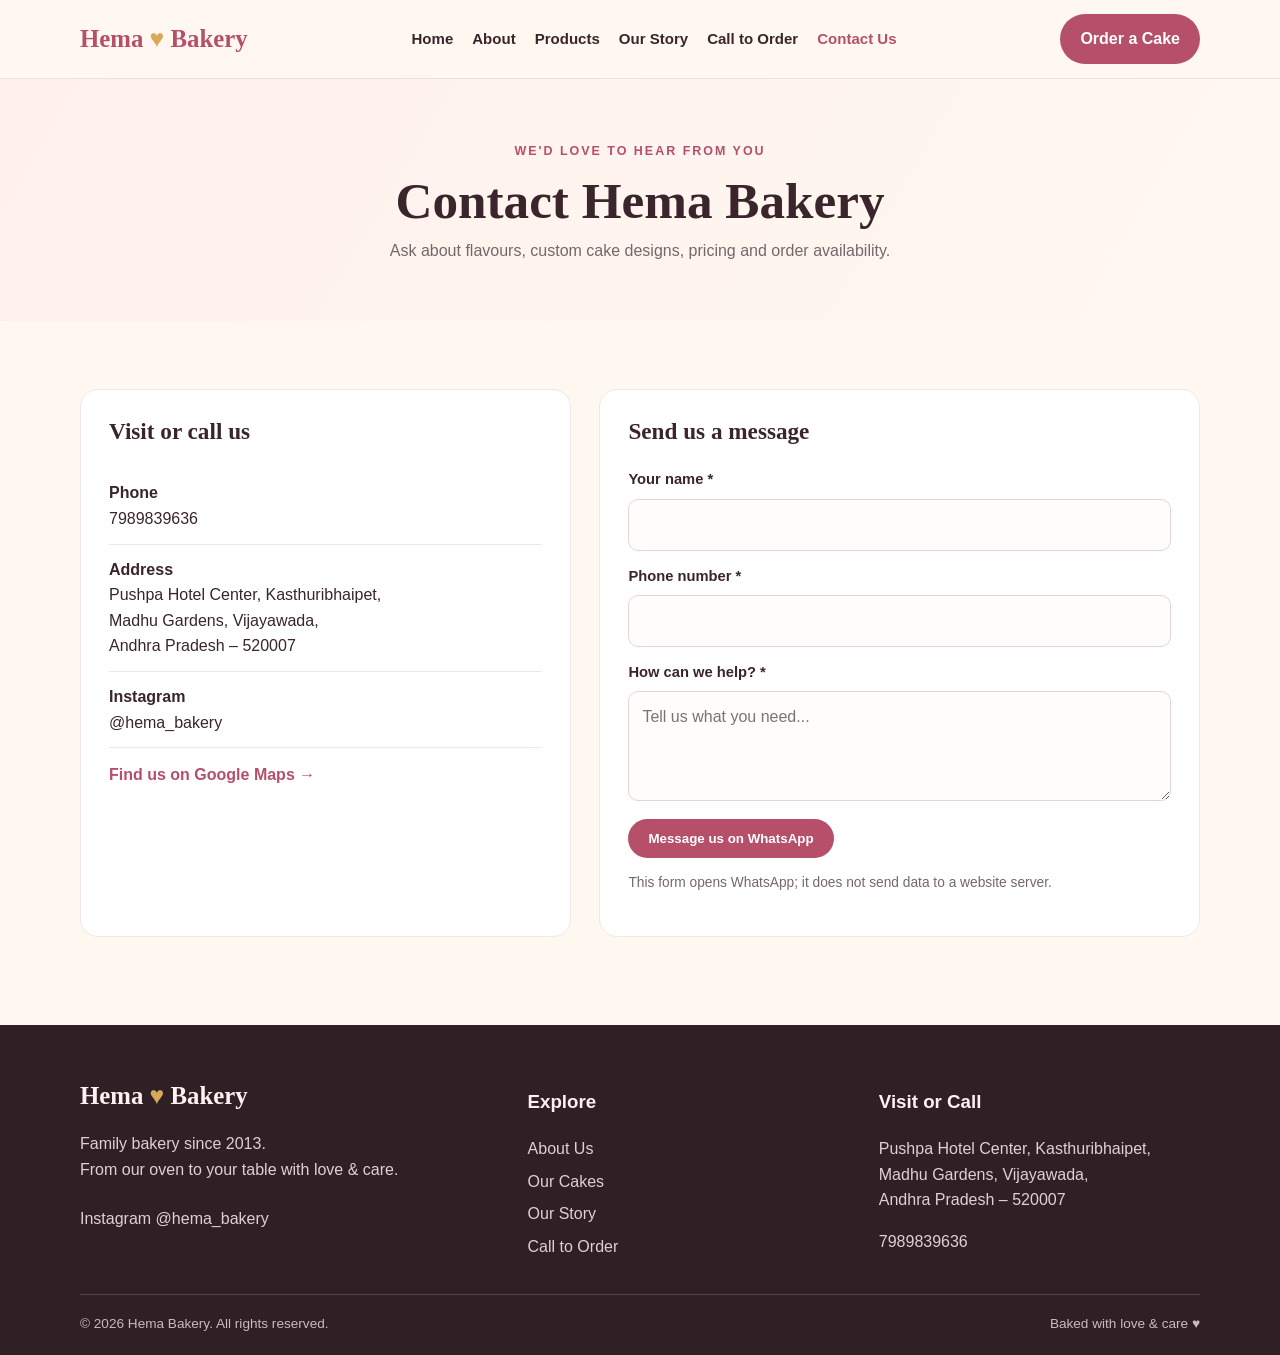
<file: contact.html>
<!DOCTYPE html><html lang="en"><head><meta charset="UTF-8"><meta name="viewport" content="width=device-width, initial-scale=1"><meta name="description" content="Hema Bakery — family bakery in Vijayawada, baking with love and care."><title>Contact Us | Hema Bakery</title><link rel="stylesheet" href="styles.css"></head><body><header><div class="container navbar"><a class="brand" href="index.html">Hema <span>♥</span> Bakery</a><nav aria-label="Main navigation"><a class="" href="index.html">Home</a><a class="" href="about.html">About</a><a class="" href="products.html">Products</a><a class="" href="story.html">Our Story</a><a class="" href="order.html">Call to Order</a><a class="active" href="contact.html">Contact Us</a></nav><a class="nav-cta" href="order.html">Order a Cake</a></div></header><main>
<section class="page-hero"><div class="container"><span class="eyebrow">We'd love to hear from you</span><h1>Contact Hema Bakery</h1><p>Ask about flavours, custom cake designs, pricing and order availability.</p></div></section>
<section><div class="container contact-grid"><div class="info-card"><h3>Visit or call us</h3><div class="info-line"><strong>Phone</strong><br><a href="tel:+917989839636">7989839636</a></div><div class="info-line"><strong>Address</strong><br>Pushpa Hotel Center, Kasthuribhaipet,<br>Madhu Gardens, Vijayawada,<br>Andhra Pradesh – 520007</div><div class="info-line"><strong>Instagram</strong><br><a href="https://www.instagram.com/hema_bakery/" target="_blank" rel="noopener">@hema_bakery</a></div><a class="map-link" href="https://www.google.com/maps/search/?api=1&query=Pushpa+Hotel+Center+Kasthuribhaipet+Madhu+Gardens+Vijayawada+Andhra+Pradesh+520007" target="_blank" rel="noopener">Find us on Google Maps →</a></div>
<form class="info-card" id="contact-form"><h3>Send us a message</h3><div class="field" style="margin-bottom:14px"><label for="contact-name">Your name *</label><input id="contact-name" name="name" required></div><div class="field" style="margin-bottom:14px"><label for="contact-phone">Phone number *</label><input id="contact-phone" name="phone" type="tel" required></div><div class="field" style="margin-bottom:18px"><label for="contact-message">How can we help? *</label><textarea id="contact-message" name="message" required placeholder="Tell us what you need..."></textarea></div><button class="btn" type="submit">Message us on WhatsApp</button><p class="form-note">This form opens WhatsApp; it does not send data to a website server.</p></form></div></section>
</main><footer><div class="container"><div class="footer-grid">
      <div><a class="brand" href="index.html" style="color:#fff1f1">Hema <span>♥</span> Bakery</a><p>Family bakery since 2013.<br>From our oven to your table with love & care.</p><div class="social"><a href="https://www.instagram.com/hema_bakery/" target="_blank" rel="noopener">Instagram @hema_bakery</a></div></div>
      <div><h3>Explore</h3><a href="about.html">About Us</a><a href="products.html">Our Cakes</a><a href="story.html">Our Story</a><a href="order.html">Call to Order</a></div>
      <div><h3>Visit or Call</h3><p>Pushpa Hotel Center, Kasthuribhaipet,<br>Madhu Gardens, Vijayawada,<br>Andhra Pradesh – 520007</p><a href="tel:+917989839636">7989839636</a></div>
      </div><div class="footer-bottom"><span>© <span data-year></span> Hema Bakery. All rights reserved.</span><span>Baked with love & care ♥</span></div></div></footer><script src="script.js"></script></body></html>
</file>
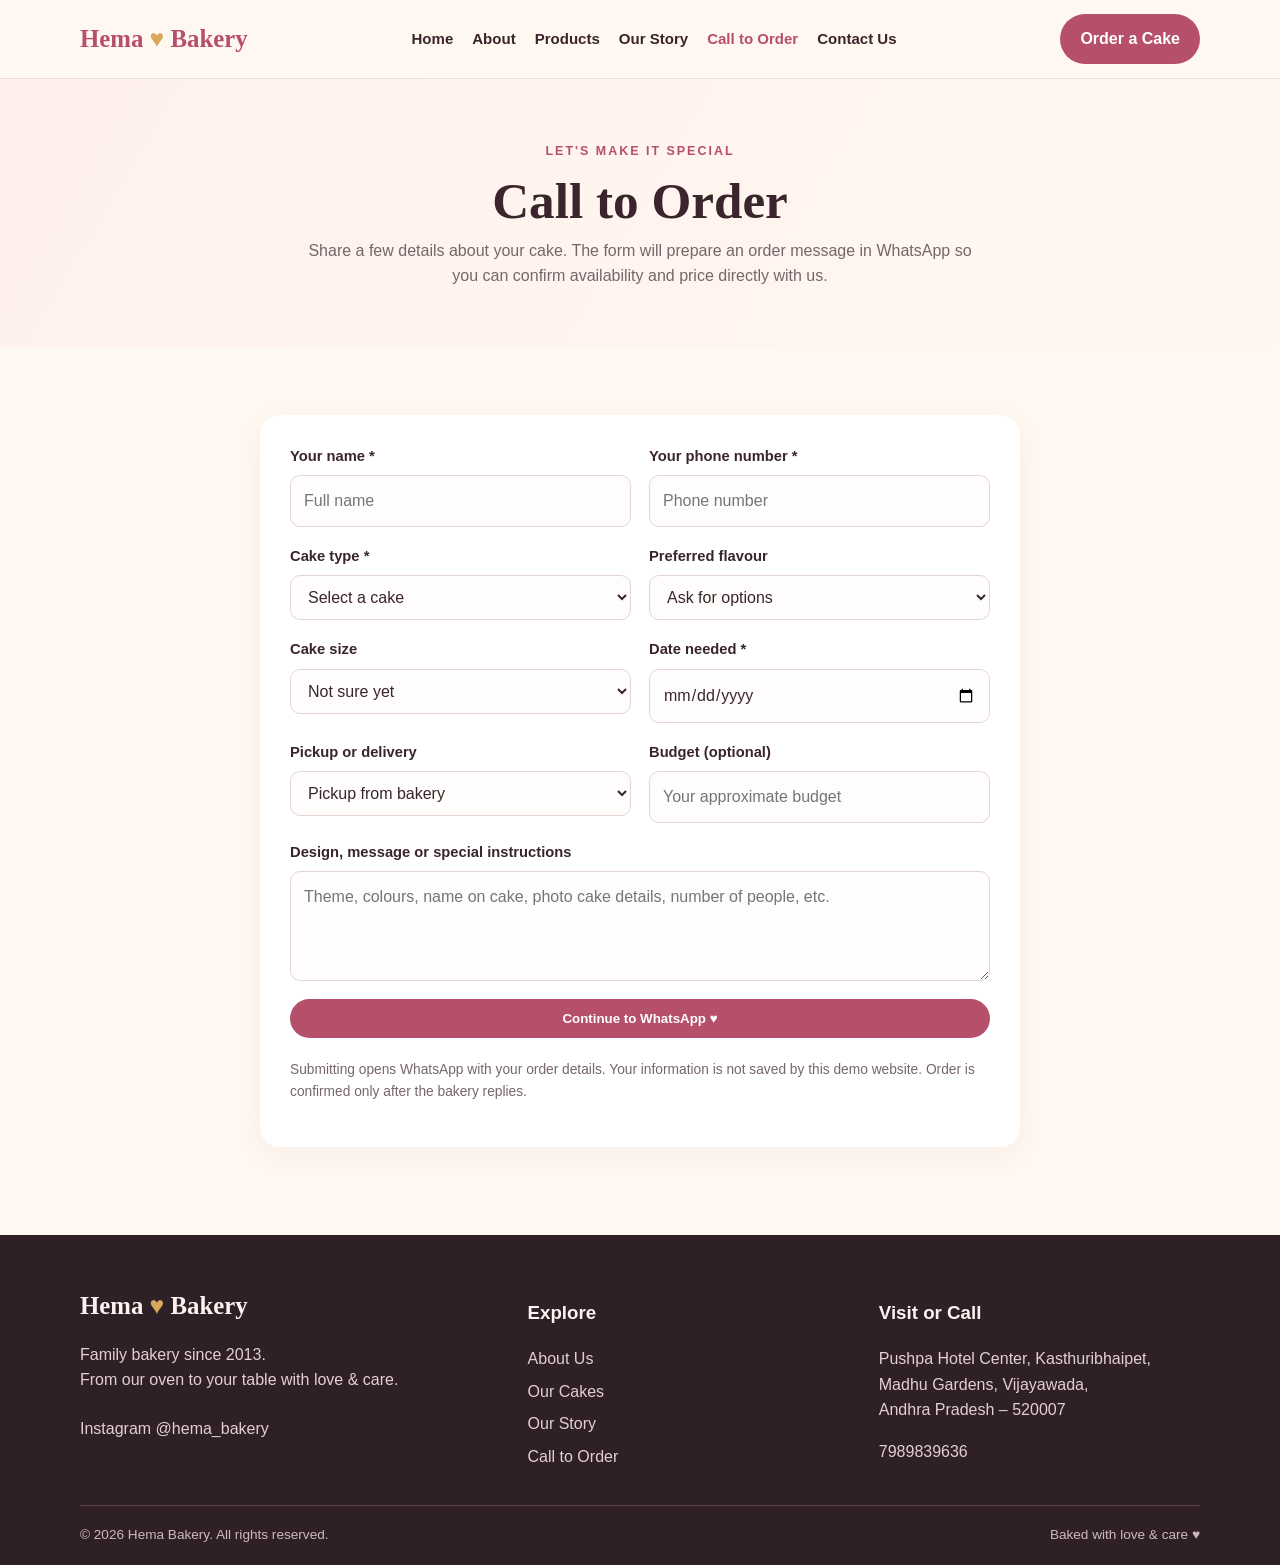
<file: order.html>
<!DOCTYPE html><html lang="en"><head><meta charset="UTF-8"><meta name="viewport" content="width=device-width, initial-scale=1"><meta name="description" content="Hema Bakery — family bakery in Vijayawada, baking with love and care."><title>Call to Order | Hema Bakery</title><link rel="stylesheet" href="styles.css"></head><body><header><div class="container navbar"><a class="brand" href="index.html">Hema <span>♥</span> Bakery</a><nav aria-label="Main navigation"><a class="" href="index.html">Home</a><a class="" href="about.html">About</a><a class="" href="products.html">Products</a><a class="" href="story.html">Our Story</a><a class="active" href="order.html">Call to Order</a><a class="" href="contact.html">Contact Us</a></nav><a class="nav-cta" href="order.html">Order a Cake</a></div></header><main>
<section class="page-hero"><div class="container"><span class="eyebrow">Let's make it special</span><h1>Call to Order</h1><p>Share a few details about your cake. The form will prepare an order message in WhatsApp so you can confirm availability and price directly with us.</p></div></section>
<section><div class="container"><form class="form-wrap" id="order-form"><div class="form-grid">
<div class="field"><label for="name">Your name *</label><input id="name" name="name" required placeholder="Full name"></div>
<div class="field"><label for="phone">Your phone number *</label><input id="phone" name="phone" type="tel" required placeholder="Phone number"></div>
<div class="field"><label for="cake">Cake type *</label><select id="cake" name="cake" required><option value="">Select a cake</option><option>Birthday Cake</option><option>Kids' Theme Cake</option><option>Butterfly Cake</option><option>Step Cake</option><option>Anniversary Cake</option><option>Photo or Message Cake</option><option>Other custom design</option></select></div>
<div class="field"><label for="flavor">Preferred flavour</label><select id="flavor" name="flavor"><option value="">Ask for options</option><option>Chocolate</option><option>Vanilla</option><option>Black forest</option><option>Butterscotch</option><option>Red velvet</option><option>Other / please advise</option></select></div>
<div class="field"><label for="size">Cake size</label><select id="size" name="size"><option value="">Not sure yet</option><option>Small</option><option>Medium</option><option>Large</option><option>Multi-tier</option></select></div>
<div class="field"><label for="date">Date needed *</label><input id="date" name="date" type="date" required></div>
<div class="field"><label for="delivery">Pickup or delivery</label><select id="delivery" name="delivery"><option>Pickup from bakery</option><option>Delivery — please confirm availability</option></select></div>
<div class="field"><label for="budget">Budget (optional)</label><input id="budget" name="budget" placeholder="Your approximate budget"></div>
<div class="field full"><label for="message">Design, message or special instructions</label><textarea id="message" name="message" placeholder="Theme, colours, name on cake, photo cake details, number of people, etc."></textarea></div>
<div class="field full"><button class="btn" type="submit">Continue to WhatsApp ♥</button><p class="form-note">Submitting opens WhatsApp with your order details. Your information is not saved by this demo website. Order is confirmed only after the bakery replies.</p></div>
</div></form></div></section>
</main><footer><div class="container"><div class="footer-grid">
      <div><a class="brand" href="index.html" style="color:#fff1f1">Hema <span>♥</span> Bakery</a><p>Family bakery since 2013.<br>From our oven to your table with love & care.</p><div class="social"><a href="https://www.instagram.com/hema_bakery/" target="_blank" rel="noopener">Instagram @hema_bakery</a></div></div>
      <div><h3>Explore</h3><a href="about.html">About Us</a><a href="products.html">Our Cakes</a><a href="story.html">Our Story</a><a href="order.html">Call to Order</a></div>
      <div><h3>Visit or Call</h3><p>Pushpa Hotel Center, Kasthuribhaipet,<br>Madhu Gardens, Vijayawada,<br>Andhra Pradesh – 520007</p><a href="tel:+917989839636">7989839636</a></div>
      </div><div class="footer-bottom"><span>© <span data-year></span> Hema Bakery. All rights reserved.</span><span>Baked with love & care ♥</span></div></div></footer><script src="script.js"></script></body></html>
</file>
<file: styles.css>
:root{--cream:#fff8f0;--pink:#f5c5cf;--rose:#b64f69;--dark:#39252b;--muted:#76666a;--white:#fff;--gold:#d8a95b}
*{box-sizing:border-box}html{scroll-behavior:smooth}body{margin:0;font-family:Arial,Helvetica,sans-serif;color:var(--dark);background:var(--cream);line-height:1.6}a{color:inherit;text-decoration:none}img{max-width:100%;display:block}.container{width:min(1120px,92%);margin:auto}
header{position:sticky;top:0;z-index:10;background:rgba(255,248,240,.96);border-bottom:1px solid #f0dfe0;backdrop-filter:blur(10px)}
.navbar{display:flex;align-items:center;justify-content:space-between;gap:22px;min-height:78px}.brand{font-family:Georgia,serif;font-size:1.55rem;font-weight:bold;color:var(--rose);white-space:nowrap}.brand span{color:var(--gold)}nav{display:flex;align-items:center;gap:19px;flex-wrap:wrap}nav a{font-size:.94rem;font-weight:700}nav a:hover,nav a.active{color:var(--rose)}.nav-cta,.btn{display:inline-flex;align-items:center;justify-content:center;background:var(--rose);color:white;padding:12px 20px;border-radius:999px;font-weight:700;border:0;cursor:pointer;transition:.2s}.nav-cta:hover,.btn:hover{background:#92384f;transform:translateY(-1px)}.btn.secondary{background:transparent;color:var(--rose);border:1px solid var(--rose)}.btn.secondary:hover{background:#fff0f2}
.hero{padding:70px 0 76px;background:radial-gradient(circle at 85% 20%,#ffe2e7 0,transparent 28%),linear-gradient(120deg,#fff8f0,#fff0ed)}.hero-grid{display:grid;grid-template-columns:1.05fr .95fr;align-items:center;gap:48px}.eyebrow{text-transform:uppercase;letter-spacing:2px;color:var(--rose);font-size:.78rem;font-weight:800}.hero h1{font-family:Georgia,serif;font-size:clamp(2.7rem,5vw,4.8rem);line-height:1.04;margin:14px 0 20px}.hero h1 em{color:var(--rose);font-style:normal}.hero p{font-size:1.1rem;color:var(--muted);max-width:550px}.hero-image{height:430px;border-radius:48% 48% 18px 18px;object-fit:cover;box-shadow:0 18px 45px #8c53631c}.actions{display:flex;gap:12px;flex-wrap:wrap;margin-top:26px}
.page-hero{padding:58px 0;text-align:center;background:linear-gradient(120deg,#fff0ed,#fff8f0)}.page-hero h1{font: bold clamp(2.3rem,4vw,3.5rem) Georgia,serif;margin:8px 0}.page-hero p{color:var(--muted);max-width:680px;margin:0 auto}
section{padding:68px 0}.section-head{text-align:center;max-width:700px;margin:0 auto 34px}.section-head h2,.content h2{font: bold clamp(2rem,3vw,2.8rem) Georgia,serif;margin:8px 0 12px}.section-head p,.muted{color:var(--muted)}.grid{display:grid;grid-template-columns:repeat(3,1fr);gap:24px}.card{background:white;border-radius:18px;overflow:hidden;box-shadow:0 8px 28px #5a30300c;border:1px solid #f4e6e3}.card img{height:230px;width:100%;object-fit:cover}.card-body{padding:20px}.card h3{font: bold 1.35rem Georgia,serif;margin:0 0 7px}.card p{margin:0 0 14px;color:var(--muted)}.price{font-weight:800;color:var(--rose)}.split{display:grid;grid-template-columns:1fr 1fr;gap:46px;align-items:center}.split img{width:100%;height:420px;object-fit:cover;border-radius:20px}.content p{color:var(--muted)}.check-list{padding:0;list-style:none}.check-list li{margin:10px 0}.check-list li:before{content:"♥";color:var(--rose);margin-right:10px}.quote{background:#fbe6e8;padding:30px;border-radius:18px;font:italic 1.35rem Georgia,serif}.banner{background:var(--dark);color:white;border-radius:22px;padding:38px;display:flex;justify-content:space-between;align-items:center;gap:25px}.banner p{color:#f4dfe2;margin-bottom:0}.banner h2{font: bold 2rem Georgia,serif;margin:0}
.form-wrap{max-width:760px;margin:auto;background:white;padding:30px;border-radius:20px;box-shadow:0 8px 30px #5a30300c}.form-grid{display:grid;grid-template-columns:1fr 1fr;gap:18px}.field{display:flex;flex-direction:column;gap:7px}.field.full{grid-column:1/-1}label{font-weight:700;font-size:.92rem}input,select,textarea{font:inherit;padding:12px 13px;border:1px solid #e5d4d6;border-radius:10px;background:#fffdfb;color:var(--dark);width:100%}textarea{min-height:110px;resize:vertical}.form-note{font-size:.86rem;color:var(--muted)}
.contact-grid{display:grid;grid-template-columns:.9fr 1.1fr;gap:28px}.info-card{padding:28px;background:white;border-radius:18px;border:1px solid #f4e6e3}.info-card h3{font: bold 1.45rem Georgia,serif;margin-top:0}.info-line{padding:12px 0;border-bottom:1px solid #f3e6e4}.info-line:last-child{border:0}.map-link{display:inline-block;color:var(--rose);font-weight:700;margin-top:14px}
footer{background:#2f2025;color:#fff1f1;padding:44px 0 20px;margin-top:20px}.footer-grid{display:grid;grid-template-columns:1.3fr 1fr 1fr;gap:30px}.footer-grid p,.footer-grid a{color:#e2cfd2}.footer-grid a{display:block;margin:7px 0}.footer-bottom{border-top:1px solid #5b4148;margin-top:28px;padding-top:18px;color:#cdb9bd;font-size:.85rem;display:flex;justify-content:space-between;gap:15px;flex-wrap:wrap}.social{display:flex;gap:12px;flex-wrap:wrap}.pill{display:inline-block;padding:6px 11px;border-radius:99px;background:#fff0f2;color:var(--rose);font-size:.8rem;font-weight:700}
@media(max-width:850px){.navbar{padding:15px 0;align-items:flex-start;flex-direction:column;gap:12px}nav{gap:12px}.hero-grid,.split,.contact-grid{grid-template-columns:1fr}.hero{padding:45px 0}.hero-image{height:340px}.grid{grid-template-columns:repeat(2,1fr)}.footer-grid{grid-template-columns:1fr 1fr}.banner{align-items:flex-start;flex-direction:column}}
@media(max-width:560px){nav{gap:9px 13px}nav a{font-size:.85rem}.nav-cta{padding:9px 14px}.grid,.form-grid,.footer-grid{grid-template-columns:1fr}.hero h1{font-size:2.65rem}.hero-image,.split img{height:290px}section{padding:48px 0}.form-wrap{padding:20px}.banner{padding:26px}}
</file>
